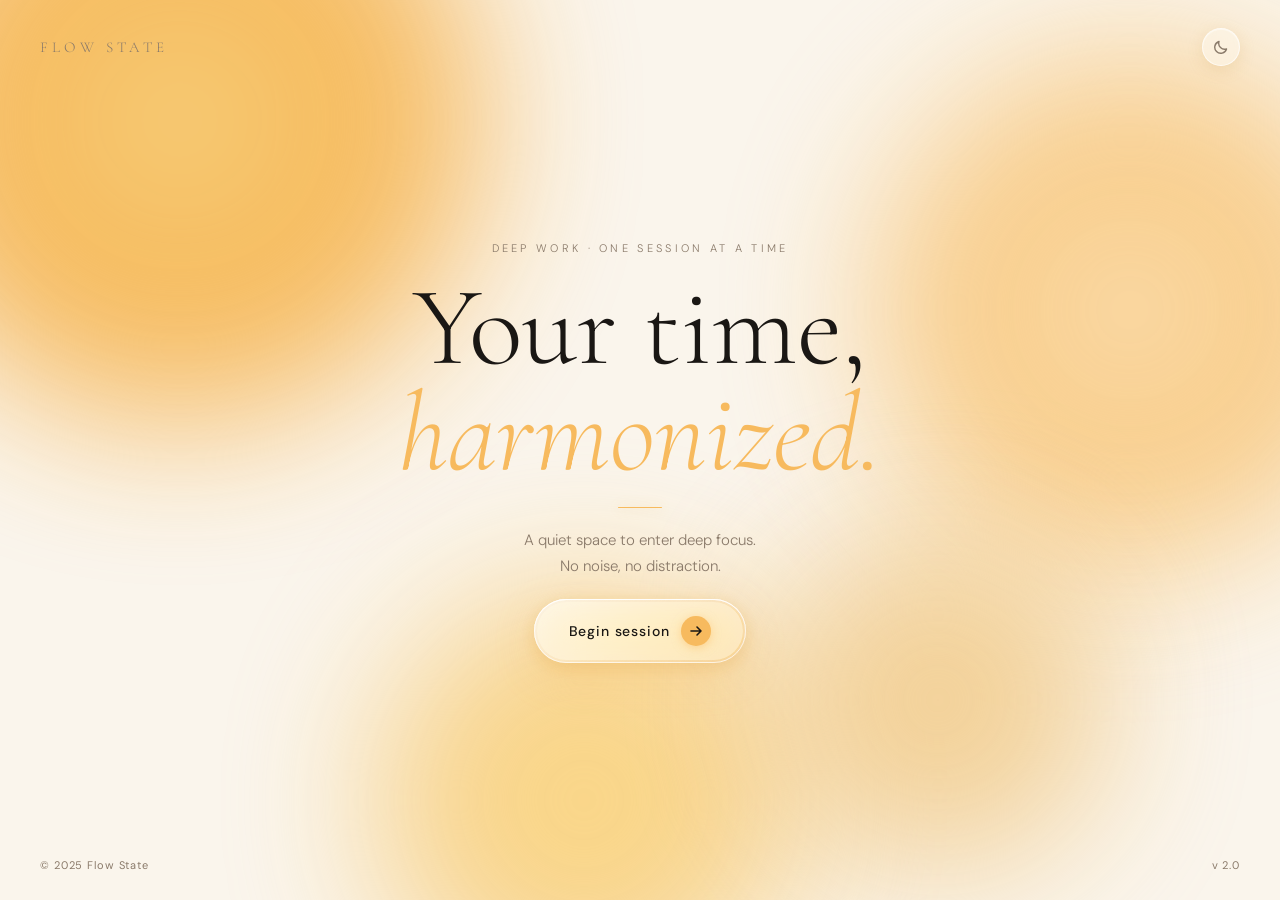
<file: index.html>
<!DOCTYPE html>
<html lang="en">
<head>
  <meta charset="UTF-8">
  <meta name="viewport" content="width=device-width, initial-scale=1">
  <title>Flow State</title>
  <link rel="preconnect" href="https://fonts.googleapis.com">
  <link rel="preconnect" href="https://fonts.gstatic.com" crossorigin>
  <link href="https://fonts.googleapis.com/css2?family=Cormorant+Garamond:ital,wght@0,300;0,600;1,300;1,600&family=DM+Sans:wght@300;400;500&display=swap" rel="stylesheet">
  <!-- Theme before paint — no flash -->
  <script>if(localStorage.getItem('theme')==='dark')document.documentElement.classList.add('dark')</script>
  <link rel="stylesheet" href="style.css">
</head>
<body>

  <!-- ── Gradient mesh background ── -->
  <div class="bg-mesh">
    <div class="blob b1"></div>
    <div class="blob b2"></div>
    <div class="blob b3"></div>
    <div class="blob b4"></div>
  </div>

  <!-- ── Nav ── -->
  <nav class="nav anim-1">
    <span class="wordmark">Flow State</span>
    <button class="glass-icon-btn" onclick="toggleTheme()" title="Toggle dark mode" aria-label="Toggle theme">
      <svg id="iconMoon" width="15" height="15" viewBox="0 0 15 15" fill="none">
        <path d="M12.5 9A6 6 0 0 1 5 1.5a6 6 0 1 0 7.5 7.5z" stroke="currentColor" stroke-width="1.4" stroke-linecap="round" stroke-linejoin="round"/>
      </svg>
      <svg id="iconSun" width="15" height="15" viewBox="0 0 15 15" fill="none" style="display:none">
        <circle cx="7.5" cy="7.5" r="2.8" stroke="currentColor" stroke-width="1.4"/>
        <path d="M7.5 1v1.5M7.5 12.5V14M1 7.5h1.5M12.5 7.5H14M3.05 3.05l1.06 1.06M10.89 10.89l1.06 1.06M3.05 11.95l1.06-1.06M10.89 4.11l1.06-1.06"
          stroke="currentColor" stroke-width="1.4" stroke-linecap="round"/>
      </svg>
    </button>
  </nav>

  <!-- ── Hero ── -->
  <main class="hero">

    <p class="eyebrow anim-2">Deep work · One session at a time</p>

    <h1 class="headline anim-3">
      Your time,<br>
      <em>harmonized.</em>
    </h1>

    <!-- Gold divider -->
    <div class="gold-line anim-4"></div>

    <p class="subtext anim-4">
      A quiet space to enter deep focus.<br>No noise, no distraction.
    </p>

    <!-- ── Liquid Glass CTA card ── -->
    <a href="pomodoro.html" class="glass-cta anim-5">
      <div class="glass-cta-inner">
        <span class="cta-label">Begin session</span>
        <div class="cta-arrow">
          <svg width="16" height="16" viewBox="0 0 16 16" fill="none">
            <path d="M3 8h10M9 4l4 4-4 4" stroke="currentColor" stroke-width="1.6" stroke-linecap="round" stroke-linejoin="round"/>
          </svg>
        </div>
      </div>
    </a>

  </main>

  <!-- ── Footer ── -->
  <footer class="footer anim-5">
    <span>© 2025 Flow State</span>
    <span>v 2.0</span>
  </footer>

  <script src="theme.js"></script>
</body>
</html>
</file>
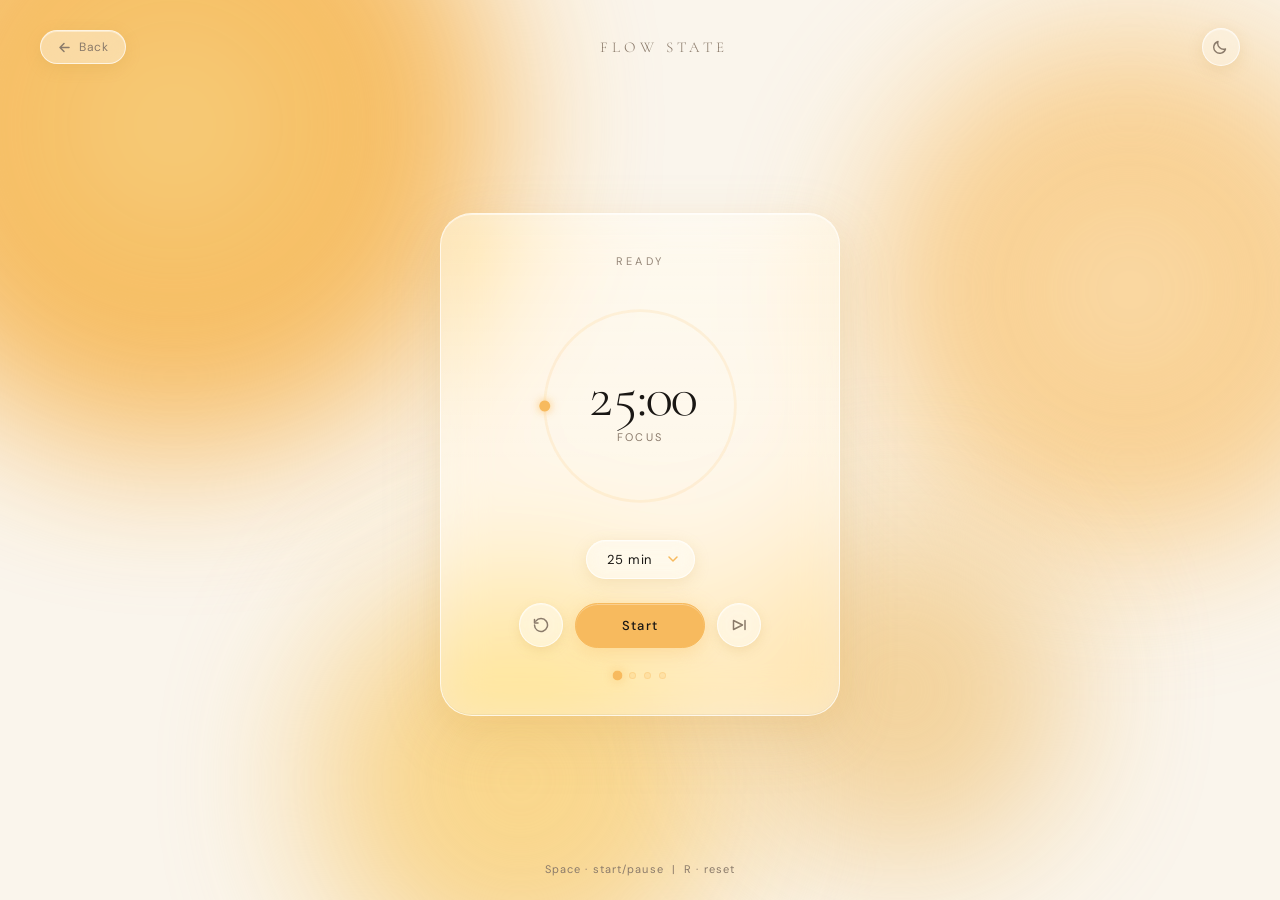
<file: pomodoro.html>
<!DOCTYPE html>
<html lang="en">
<head>
  <meta charset="UTF-8">
  <meta name="viewport" content="width=device-width, initial-scale=1">
  <title>Flow State – Focus</title>
  <link rel="preconnect" href="https://fonts.googleapis.com">
  <link rel="preconnect" href="https://fonts.gstatic.com" crossorigin>
  <link href="https://fonts.googleapis.com/css2?family=Cormorant+Garamond:ital,wght@0,300;0,600;1,300;1,600&family=DM+Sans:wght@300;400;500&display=swap" rel="stylesheet">
  <script>if(localStorage.getItem('theme')==='dark')document.documentElement.classList.add('dark')</script>
  <link rel="stylesheet" href="stylepomo.css">
</head>
<body>

  <!-- ── Background mesh ── -->
  <div class="bg-mesh">
    <div class="blob b1"></div>
    <div class="blob b2"></div>
    <div class="blob b3"></div>
    <div class="blob b4"></div>
  </div>

  <!-- ── Nav ── -->
  <nav class="nav anim-1">
    <a href="index.html" class="glass-back">
      <svg width="15" height="15" viewBox="0 0 15 15" fill="none">
        <path d="M12 7.5H3M7 3.5L3 7.5l4 4" stroke="currentColor" stroke-width="1.5" stroke-linecap="round" stroke-linejoin="round"/>
      </svg>
      <span>Back</span>
    </a>
    <span class="wordmark">Flow State</span>
    <button class="glass-icon-btn" onclick="toggleTheme()" title="Toggle dark mode" aria-label="Toggle theme">
      <svg id="iconMoon" width="15" height="15" viewBox="0 0 15 15" fill="none">
        <path d="M12.5 9A6 6 0 0 1 5 1.5a6 6 0 1 0 7.5 7.5z" stroke="currentColor" stroke-width="1.4" stroke-linecap="round" stroke-linejoin="round"/>
      </svg>
      <svg id="iconSun" width="15" height="15" viewBox="0 0 15 15" fill="none" style="display:none">
        <circle cx="7.5" cy="7.5" r="2.8" stroke="currentColor" stroke-width="1.4"/>
        <path d="M7.5 1v1.5M7.5 12.5V14M1 7.5h1.5M12.5 7.5H14M3.05 3.05l1.06 1.06M10.89 10.89l1.06 1.06M3.05 11.95l1.06-1.06M10.89 4.11l1.06-1.06"
          stroke="currentColor" stroke-width="1.4" stroke-linecap="round"/>
      </svg>
    </button>
  </nav>

  <!-- ── Main Glass Card ── -->
  <main class="main-wrap">
    <div class="glass-card anim-2">

      <!-- State label -->
      <p class="state-label" id="stateLabel">Ready</p>

      <!-- Ring timer -->
      <div class="ring-wrap" id="ringContainer">
        <svg class="ring-svg" viewBox="0 0 240 240" xmlns="http://www.w3.org/2000/svg">
          <circle cx="120" cy="120" r="104" class="ring-track"/>
          <circle cx="120" cy="120" r="104" class="ring-prog" id="ringProg"/>
          <circle cx="120" cy="16" r="6" class="ring-dot" id="dotIndicator"/>
        </svg>
        <div class="timer-face">
          <div class="timer-num" id="timerDisplay">25:00</div>
          <div class="timer-sub" id="modeTag">Focus</div>
        </div>
      </div>

      <!-- Duration select -->
      <select id="timeSelect" class="glass-select">
        <option value="25">25 min</option>
        <option value="30">30 min</option>
        <option value="35">35 min</option>
        <option value="40">40 min</option>
        <option value="45">45 min</option>
        <option value="50">50 min</option>
        <option value="55">55 min</option>
        <option value="60">60 min</option>
      </select>

      <!-- Controls -->
      <div class="controls">
        <button class="ctrl-ghost" onclick="resetTimer()" title="Reset (R)">
          <svg width="16" height="16" viewBox="0 0 16 16" fill="none">
            <path d="M1.5 8a6.5 6.5 0 1 0 1.3-3.9" stroke="currentColor" stroke-width="1.5" stroke-linecap="round"/>
            <path d="M1.5 2.5V6H5" stroke="currentColor" stroke-width="1.5" stroke-linecap="round" stroke-linejoin="round"/>
          </svg>
        </button>

        <button class="ctrl-primary" id="startPauseBtn" onclick="toggleTimer()">Start</button>

        <button class="ctrl-ghost" onclick="skipSession()" title="Skip session">
          <svg width="16" height="16" viewBox="0 0 16 16" fill="none">
            <path d="M2.5 3.5l9 4.5-9 4.5V3.5zM14 3.5v9" stroke="currentColor" stroke-width="1.5" stroke-linecap="round" stroke-linejoin="round"/>
          </svg>
        </button>
      </div>

      <!-- Session dots -->
      <div class="session-dots" id="sessionDots">
        <div class="dot active"></div>
        <div class="dot"></div>
        <div class="dot"></div>
        <div class="dot"></div>
      </div>

    </div><!-- /glass-card -->
  </main>

  <!-- Keyboard hint -->
  <footer class="footer anim-1">
    Space · start/pause &nbsp;|&nbsp; R · reset
  </footer>

  <!-- Toast -->
  <div class="toast" id="toast"><span id="toastMsg"></span></div>

  <script src="theme.js"></script>
  <script src="pomo.js"></script>
</body>
</html>
</file>
<file: style.css>
/* ── Reset ── */
*, *::before, *::after { box-sizing: border-box; margin: 0; padding: 0; }

/* ── Tokens ── */
:root {
  --gold:        #f7ba5e;
  --gold-glow:   rgba(247, 186, 94, 0.45);
  --gold-soft:   rgba(247, 186, 94, 0.18);

  /* Background gradient stops */
  --g1: #fdf0d5;
  --g2: #fae3b0;
  --g3: #f5c97a;
  --g4: #faf5ec;

  /* Glass */
  --glass-bg:      rgba(255, 252, 245, 0.45);
  --glass-border:  rgba(255, 255, 255, 0.65);
  --glass-shadow:  rgba(200, 150, 60, 0.18);

  /* Text */
  --text:   #1a1714;
  --muted:  #8a7a6a;

  --radius: 24px;
  --blur:   18px;
}

html.dark {
  --g1: #1a1410;
  --g2: #211a10;
  --g3: #2e2010;
  --g4: #160f08;

  --glass-bg:      rgba(30, 22, 12, 0.52);
  --glass-border:  rgba(247, 186, 94, 0.18);
  --glass-shadow:  rgba(0, 0, 0, 0.35);

  --text:   #f0ece6;
  --muted:  #7a6a5a;
}

html {
  transition: background-color 0.4s ease;
}

/* ── Body ── */
body {
  min-height: 100vh;
  display: flex;
  flex-direction: column;
  font-family: 'DM Sans', sans-serif;
  color: var(--text);
  overflow: hidden;
  position: relative;
  transition: color 0.4s ease;
}

/* ── Gradient mesh background ── */
.bg-mesh {
  position: fixed; inset: 0;
  background: var(--g4);
  z-index: 0;
  overflow: hidden;
  transition: background 0.5s ease;
}

.blob {
  position: absolute;
  border-radius: 50%;
  filter: blur(80px);
  opacity: 0.9;
  transition: opacity 0.4s;
}
.b1 {
  width: 600px; height: 600px;
  top: -180px; left: -120px;
  background: radial-gradient(circle, #f7d07a 0%, #f5a93a 60%, transparent 100%);
  animation: drift1 18s ease-in-out infinite alternate;
}
.b2 {
  width: 500px; height: 500px;
  top: 60px; right: -100px;
  background: radial-gradient(circle, #fceacb 0%, #f7ba5e 55%, transparent 100%);
  animation: drift2 22s ease-in-out infinite alternate;
}
.b3 {
  width: 400px; height: 400px;
  bottom: -100px; left: 30%;
  background: radial-gradient(circle, #ffe8a0 0%, #f5c060 60%, transparent 100%);
  animation: drift3 16s ease-in-out infinite alternate;
}
.b4 {
  width: 300px; height: 300px;
  bottom: 50px; right: 15%;
  background: radial-gradient(circle, #fdf3dc 0%, #e8a840 70%, transparent 100%);
  animation: drift4 20s ease-in-out infinite alternate;
}

html.dark .b1 { background: radial-gradient(circle, #3d2800 0%, #1a1000 60%, transparent 100%); }
html.dark .b2 { background: radial-gradient(circle, #2e1e00 0%, #150e00 55%, transparent 100%); }
html.dark .b3 { background: radial-gradient(circle, #261a00 0%, #120c00 60%, transparent 100%); }
html.dark .b4 { background: radial-gradient(circle, #1e1400 0%, #0e0900 70%, transparent 100%); }

@keyframes drift1 { to { transform: translate(60px, 80px) scale(1.08); } }
@keyframes drift2 { to { transform: translate(-70px, 50px) scale(1.1); } }
@keyframes drift3 { to { transform: translate(40px, -60px) scale(1.06); } }
@keyframes drift4 { to { transform: translate(-30px, 40px) scale(1.12); } }

/* ── Animations ── */
@keyframes fadeUp {
  from { opacity: 0; transform: translateY(22px); }
  to   { opacity: 1; transform: translateY(0); }
}
@keyframes lineGrow {
  from { width: 0; opacity: 0; }
  to   { width: 44px; opacity: 1; }
}

.anim-1 { animation: fadeUp 0.8s cubic-bezier(0.22,1,0.36,1) 0.00s both; }
.anim-2 { animation: fadeUp 0.8s cubic-bezier(0.22,1,0.36,1) 0.10s both; }
.anim-3 { animation: fadeUp 0.8s cubic-bezier(0.22,1,0.36,1) 0.20s both; }
.anim-4 { animation: fadeUp 0.8s cubic-bezier(0.22,1,0.36,1) 0.30s both; }
.anim-5 { animation: fadeUp 0.8s cubic-bezier(0.22,1,0.36,1) 0.42s both; }

/* ── Glass mixin ── */
.glass {
  background: var(--glass-bg);
  backdrop-filter: blur(var(--blur)) saturate(160%);
  -webkit-backdrop-filter: blur(var(--blur)) saturate(160%);
  border: 1px solid var(--glass-border);
  box-shadow:
    0 8px 32px var(--glass-shadow),
    inset 0 1px 0 rgba(255,255,255,0.5);
  transition: background 0.4s, border-color 0.4s;
}

/* ── Nav ── */
.nav {
  position: relative; z-index: 20;
  display: flex; justify-content: space-between; align-items: center;
  padding: 28px 40px 0;
}

.wordmark {
  font-family: 'Cormorant Garamond', serif;
  font-size: 15px;
  font-weight: 300;
  letter-spacing: 0.28em;
  text-transform: uppercase;
  color: var(--muted);
  transition: color 0.4s;
}

.glass-icon-btn {
  width: 38px; height: 38px;
  display: flex; align-items: center; justify-content: center;
  border-radius: 50%; cursor: pointer;
  color: var(--muted);
  background: var(--glass-bg);
  backdrop-filter: blur(var(--blur));
  -webkit-backdrop-filter: blur(var(--blur));
  border: 1px solid var(--glass-border);
  box-shadow: 0 4px 16px var(--glass-shadow), inset 0 1px 0 rgba(255,255,255,0.4);
  transition: transform 0.25s, box-shadow 0.25s, border-color 0.25s, color 0.3s, background 0.4s;
}
.glass-icon-btn:hover {
  transform: rotate(18deg) scale(1.08);
  box-shadow: 0 6px 22px var(--gold-glow);
  border-color: var(--gold);
  color: var(--text);
}

/* ── Hero ── */
.hero {
  position: relative; z-index: 10;
  flex: 1;
  display: flex; flex-direction: column;
  align-items: center; justify-content: center;
  text-align: center;
  padding: 0 24px;
  gap: 20px;
  margin-top: -20px;
}

.eyebrow {
  font-size: 11px;
  letter-spacing: 0.3em;
  text-transform: uppercase;
  font-weight: 300;
  color: var(--muted);
  transition: color 0.4s;
}

.headline {
  font-family: 'Cormorant Garamond', serif;
  font-size: clamp(58px, 10vw, 112px);
  font-weight: 300;
  line-height: 0.95;
  color: var(--text);
  transition: color 0.4s;
}
.headline em {
  font-style: italic;
  color: var(--gold);
}

.gold-line {
  height: 1px;
  background: var(--gold);
  border-radius: 100px;
  animation: lineGrow 1s cubic-bezier(0.22,1,0.36,1) 0.35s both;
  box-shadow: 0 0 12px var(--gold-glow);
}

.subtext {
  font-size: 15px;
  font-weight: 300;
  color: var(--muted);
  line-height: 1.7;
  max-width: 280px;
  transition: color 0.4s;
}

/* ── Liquid Glass CTA ── */
.glass-cta {
  display: inline-block;
  text-decoration: none;
  border-radius: 100px;
  padding: 3px;
  background: linear-gradient(135deg, rgba(255,255,255,0.6) 0%, rgba(247,186,94,0.3) 100%);
  box-shadow:
    0 12px 40px rgba(247,186,94,0.3),
    0 4px 16px rgba(200,140,40,0.2),
    inset 0 1px 0 rgba(255,255,255,0.8);
  transition: transform 0.3s ease, box-shadow 0.3s ease;
  position: relative;
}

.glass-cta::before {
  content: '';
  position: absolute; inset: 0;
  border-radius: 100px;
  border: 1px solid rgba(255,255,255,0.7);
  pointer-events: none;
}

.glass-cta:hover {
  transform: translateY(-3px) scale(1.02);
  box-shadow:
    0 20px 55px rgba(247,186,94,0.42),
    0 8px 24px rgba(200,140,40,0.28),
    inset 0 1px 0 rgba(255,255,255,0.9);
}

.glass-cta-inner {
  display: flex; align-items: center; gap: 12px;
  padding: 14px 32px;
  border-radius: 100px;
  background: var(--glass-bg);
  backdrop-filter: blur(20px) saturate(180%);
  -webkit-backdrop-filter: blur(20px) saturate(180%);
  transition: background 0.4s;
}

.cta-label {
  font-family: 'DM Sans', sans-serif;
  font-size: 14px;
  font-weight: 500;
  letter-spacing: 0.06em;
  color: var(--text);
  transition: color 0.4s;
}

.cta-arrow {
  width: 30px; height: 30px;
  display: flex; align-items: center; justify-content: center;
  border-radius: 50%;
  background: var(--gold);
  color: #1a1714;
  box-shadow: 0 2px 10px rgba(247,186,94,0.5);
  transition: transform 0.3s ease;
}
.glass-cta:hover .cta-arrow { transform: translateX(4px); }

html.dark .glass-cta {
  background: linear-gradient(135deg, rgba(60,40,10,0.7) 0%, rgba(247,186,94,0.2) 100%);
  box-shadow: 0 12px 40px rgba(0,0,0,0.4), 0 0 0 1px rgba(247,186,94,0.15);
}
html.dark .glass-cta::before { border-color: rgba(247,186,94,0.2); }

/* ── Footer ── */
.footer {
  position: relative; z-index: 10;
  display: flex; justify-content: space-between;
  padding: 0 40px 28px;
  font-size: 11px;
  color: var(--muted);
  opacity: 0.5;
  letter-spacing: 0.08em;
  transition: color 0.4s;
}
</file>
<file: stylepomo.css>
/* ── Reset ── */
*, *::before, *::after { box-sizing: border-box; margin: 0; padding: 0; }

/* ── Tokens ── */
:root {
  --gold:       #f7ba5e;
  --gold-glow:  rgba(247, 186, 94, 0.5);
  --gold-soft:  rgba(247, 186, 94, 0.18);

  --g1: #fdf0d5;
  --g2: #fae3b0;
  --g3: #f5c97a;
  --g4: #faf5ec;

  --glass-bg:     rgba(255, 252, 245, 0.42);
  --glass-border: rgba(255, 255, 255, 0.68);
  --glass-shadow: rgba(200, 150, 60, 0.18);

  --text:  #1a1714;
  --muted: #8a7a6a;

  --blur: 22px;
  --circ: 653.45;
}

html.dark {
  --g1: #1a1410;
  --g2: #211a10;
  --g3: #2e2010;
  --g4: #160f08;

  --glass-bg:     rgba(28, 20, 10, 0.55);
  --glass-border: rgba(247, 186, 94, 0.16);
  --glass-shadow: rgba(0, 0, 0, 0.4);

  --text:  #f0ece6;
  --muted: #7a6a5a;
}

html { transition: background-color 0.4s ease; }
body {
  min-height: 100vh;
  display: flex;
  flex-direction: column;
  font-family: 'DM Sans', sans-serif;
  color: var(--text);
  overflow: hidden;
  position: relative;
  transition: color 0.4s;
}

/* ── Background mesh ── */
.bg-mesh {
  position: fixed; inset: 0;
  background: var(--g4);
  z-index: 0;
  overflow: hidden;
  transition: background 0.5s;
}
.blob {
  position: absolute; border-radius: 50%;
  filter: blur(80px); opacity: 0.88;
  transition: opacity 0.4s;
}
.b1 {
  width: 650px; height: 650px;
  top: -200px; left: -150px;
  background: radial-gradient(circle, #f7d07a 0%, #f5a93a 60%, transparent 100%);
  animation: drift1 18s ease-in-out infinite alternate;
}
.b2 {
  width: 500px; height: 500px;
  top: 40px; right: -100px;
  background: radial-gradient(circle, #fceacb 0%, #f7ba5e 55%, transparent 100%);
  animation: drift2 23s ease-in-out infinite alternate;
}
.b3 {
  width: 400px; height: 400px;
  bottom: -80px; left: 25%;
  background: radial-gradient(circle, #ffe8a0 0%, #f5c060 60%, transparent 100%);
  animation: drift3 17s ease-in-out infinite alternate;
}
.b4 {
  width: 300px; height: 300px;
  bottom: 60px; right: 18%;
  background: radial-gradient(circle, #fdf3dc 0%, #e8a840 70%, transparent 100%);
  animation: drift4 21s ease-in-out infinite alternate;
}
html.dark .b1 { background: radial-gradient(circle, #3d2800 0%, #1a1000 60%, transparent 100%); }
html.dark .b2 { background: radial-gradient(circle, #2e1e00 0%, #150e00 55%, transparent 100%); }
html.dark .b3 { background: radial-gradient(circle, #261a00 0%, #120c00 60%, transparent 100%); }
html.dark .b4 { background: radial-gradient(circle, #1e1400 0%, #0e0900 70%, transparent 100%); }

@keyframes drift1 { to { transform: translate(60px,  80px) scale(1.08); } }
@keyframes drift2 { to { transform: translate(-70px, 50px) scale(1.1);  } }
@keyframes drift3 { to { transform: translate(40px, -60px) scale(1.06); } }
@keyframes drift4 { to { transform: translate(-30px, 40px) scale(1.12); } }

/* ── Animations ── */
@keyframes fadeUp {
  from { opacity: 0; transform: translateY(20px); }
  to   { opacity: 1; transform: translateY(0); }
}
@keyframes breathe {
  0%,100% { transform: scale(1);     opacity: 0.9; }
  50%      { transform: scale(1.013); opacity: 1; }
}
.anim-1 { animation: fadeUp 0.8s cubic-bezier(0.22,1,0.36,1) 0.0s  both; }
.anim-2 { animation: fadeUp 0.9s cubic-bezier(0.22,1,0.36,1) 0.15s both; }
.anim-3 { animation: fadeUp 0.9s cubic-bezier(0.22,1,0.36,1) 0.28s both; }

/* ── Nav ── */
.nav {
  position: relative; z-index: 20;
  display: flex; justify-content: space-between; align-items: center;
  padding: 28px 40px 0;
}
.wordmark {
  font-family: 'Cormorant Garamond', serif;
  font-size: 15px; font-weight: 300;
  letter-spacing: 0.28em; text-transform: uppercase;
  color: var(--muted); transition: color 0.4s;
}

.glass-back {
  display: inline-flex; align-items: center; gap: 7px;
  font-size: 12px; font-weight: 400; letter-spacing: 0.06em;
  text-decoration: none;
  color: var(--muted);
  background: var(--glass-bg);
  backdrop-filter: blur(var(--blur));
  -webkit-backdrop-filter: blur(var(--blur));
  border: 1px solid var(--glass-border);
  box-shadow: 0 4px 16px var(--glass-shadow), inset 0 1px 0 rgba(255,255,255,0.4);
  padding: 8px 16px;
  border-radius: 100px;
  transition: color 0.2s, background 0.4s, border-color 0.2s, gap 0.2s, transform 0.2s;
}
.glass-back:hover { color: var(--text); gap: 10px; transform: translateX(-2px); border-color: var(--gold); }

.glass-icon-btn {
  width: 38px; height: 38px;
  display: flex; align-items: center; justify-content: center;
  border-radius: 50%; cursor: pointer;
  color: var(--muted);
  background: var(--glass-bg);
  backdrop-filter: blur(var(--blur));
  -webkit-backdrop-filter: blur(var(--blur));
  border: 1px solid var(--glass-border);
  box-shadow: 0 4px 16px var(--glass-shadow), inset 0 1px 0 rgba(255,255,255,0.4);
  transition: transform 0.25s, box-shadow 0.25s, border-color 0.25s, color 0.3s, background 0.4s;
}
.glass-icon-btn:hover {
  transform: rotate(18deg) scale(1.08);
  border-color: var(--gold);
  color: var(--text);
  box-shadow: 0 6px 22px var(--gold-glow);
}

/* ── Main ── */
.main-wrap {
  position: relative; z-index: 10;
  flex: 1;
  display: flex; align-items: center; justify-content: center;
  padding: 24px;
}

/* ── Liquid Glass Card ── */
.glass-card {
  width: 100%; max-width: 400px;
  padding: 40px 36px 36px;
  border-radius: 32px;
  background: var(--glass-bg);
  backdrop-filter: blur(var(--blur)) saturate(170%);
  -webkit-backdrop-filter: blur(var(--blur)) saturate(170%);
  border: 1px solid var(--glass-border);
  box-shadow:
    0 20px 60px var(--glass-shadow),
    0 8px 24px rgba(247,186,94,0.10),
    inset 0 1px 0 rgba(255,255,255,0.55),
    inset 0 -1px 0 rgba(0,0,0,0.04);
  display: flex;
  flex-direction: column;
  align-items: center;
  gap: 24px;
  position: relative;
  overflow: hidden;
  transition: background 0.4s, border-color 0.4s;
}

/* Subtle inner shine */
.glass-card::before {
  content: '';
  position: absolute; top: 0; left: 0; right: 0;
  height: 50%;
  background: linear-gradient(180deg, rgba(255,255,255,0.12) 0%, transparent 100%);
  border-radius: 32px 32px 0 0;
  pointer-events: none;
}

html.dark .glass-card {
  box-shadow:
    0 20px 60px rgba(0,0,0,0.5),
    0 0 0 1px rgba(247,186,94,0.10),
    inset 0 1px 0 rgba(247,186,94,0.08);
}
html.dark .glass-card::before {
  background: linear-gradient(180deg, rgba(247,186,94,0.04) 0%, transparent 100%);
}

/* ── State label ── */
.state-label {
  font-size: 11px; font-weight: 400;
  letter-spacing: 0.28em; text-transform: uppercase;
  color: var(--muted);
  min-height: 18px;
  transition: opacity 0.2s ease, transform 0.2s ease, color 0.4s;
}

/* ── Ring ── */
.ring-wrap {
  position: relative;
  width: 220px; height: 220px;
  display: flex; align-items: center; justify-content: center;
}
.ring-wrap.breathing { animation: breathe 4s ease-in-out infinite; }

.ring-svg {
  position: absolute; inset: 0;
  width: 100%; height: 100%;
  transform: rotate(-90deg);
}

.ring-track {
  fill: none;
  stroke: rgba(247,186,94,0.15);
  stroke-width: 3;
}
html.dark .ring-track { stroke: rgba(247,186,94,0.1); }

.ring-prog {
  fill: none;
  stroke: var(--gold);
  stroke-width: 3;
  stroke-linecap: round;
  stroke-dasharray: 653.45;
  stroke-dashoffset: 0;
  transition: stroke-dashoffset 1s linear;
  filter: drop-shadow(0 0 8px rgba(247,186,94,0.65));
}

.ring-dot {
  fill: var(--gold);
  filter: drop-shadow(0 0 5px rgba(247,186,94,0.9));
}

.timer-face {
  position: relative; z-index: 2;
  display: flex; flex-direction: column; align-items: center;
}

.timer-num {
  font-family: 'Cormorant Garamond', serif;
  font-size: 58px;
  font-weight: 300;
  line-height: 1;
  letter-spacing: -3px;
  color: var(--text);
  font-variant-numeric: tabular-nums;
  transition: color 0.4s;
}

.timer-sub {
  font-size: 11px; font-weight: 400;
  letter-spacing: 0.2em; text-transform: uppercase;
  color: var(--muted);
  margin-top: 4px;
  transition: color 0.4s;
}

/* ── Glass Select ── */
.glass-select {
  appearance: none; -webkit-appearance: none;
  background-color: var(--glass-bg);
  backdrop-filter: blur(10px);
  -webkit-backdrop-filter: blur(10px);
  border: 1px solid var(--glass-border);
  border-radius: 100px;
  padding: 10px 40px 10px 20px;
  font-family: 'DM Sans', sans-serif;
  font-size: 13px; font-weight: 400;
  letter-spacing: 0.06em;
  color: var(--text); cursor: pointer; outline: none;
  background-image: url("data:image/svg+xml,%3Csvg width='10' height='6' viewBox='0 0 10 6' fill='none' xmlns='http://www.w3.org/2000/svg'%3E%3Cpath d='M1 1l4 4 4-4' stroke='%23f7ba5e' stroke-width='1.5' stroke-linecap='round' stroke-linejoin='round'/%3E%3C/svg%3E");
  background-repeat: no-repeat;
  background-position: right 16px center;
  box-shadow: 0 4px 16px var(--glass-shadow), inset 0 1px 0 rgba(255,255,255,0.3);
  transition: border-color 0.2s, box-shadow 0.2s, background-color 0.4s, color 0.4s;
}
.glass-select:focus { border-color: var(--gold); box-shadow: 0 0 0 3px rgba(247,186,94,0.18); }
.glass-select:disabled { opacity: 0.4; cursor: default; }

/* ── Controls ── */
.controls {
  display: flex; align-items: center; gap: 12px;
}

.ctrl-primary {
  padding: 13px 46px;
  border-radius: 100px;
  border: 1.5px solid var(--gold);
  background: var(--gold);
  font-family: 'DM Sans', sans-serif;
  font-size: 13px; font-weight: 500;
  letter-spacing: 0.1em;
  color: #1a1714; cursor: pointer;
  min-width: 130px;
  box-shadow: 0 4px 20px rgba(247,186,94,0.38), inset 0 1px 0 rgba(255,255,255,0.3);
  transition: transform 0.2s, box-shadow 0.2s, background 0.25s, border-color 0.25s, color 0.25s;
}
.ctrl-primary:hover { transform: translateY(-2px); box-shadow: 0 8px 30px rgba(247,186,94,0.52); }
.ctrl-primary.paused {
  background: var(--glass-bg);
  color: var(--muted);
  border-color: var(--glass-border);
  box-shadow: none;
}

.ctrl-ghost {
  width: 44px; height: 44px;
  display: flex; align-items: center; justify-content: center;
  border-radius: 50%;
  background: var(--glass-bg);
  backdrop-filter: blur(var(--blur));
  -webkit-backdrop-filter: blur(var(--blur));
  border: 1px solid var(--glass-border);
  color: var(--muted); cursor: pointer;
  box-shadow: 0 4px 12px var(--glass-shadow), inset 0 1px 0 rgba(255,255,255,0.35);
  transition: border-color 0.2s, color 0.2s, transform 0.2s, box-shadow 0.2s, background 0.4s;
}
.ctrl-ghost:hover {
  border-color: var(--gold);
  color: var(--text);
  transform: translateY(-2px);
  box-shadow: 0 6px 18px rgba(247,186,94,0.28);
}

/* ── Session dots ── */
.session-dots { display: flex; gap: 8px; align-items: center; }
.dot {
  width: 7px; height: 7px; border-radius: 50%;
  background: rgba(247,186,94,0.2);
  border: 1px solid rgba(247,186,94,0.3);
  transition: background 0.4s, transform 0.3s, box-shadow 0.3s;
}
.dot.active {
  background: var(--gold);
  transform: scale(1.4);
  box-shadow: 0 0 8px rgba(247,186,94,0.7);
}
.dot.done { background: rgba(247,186,94,0.35); border-color: rgba(247,186,94,0.2); }

/* ── Footer ── */
.footer {
  position: relative; z-index: 10;
  text-align: center;
  padding: 0 0 24px;
  font-size: 11px;
  color: var(--muted);
  opacity: 0.4;
  letter-spacing: 0.1em;
  transition: color 0.4s;
}

/* ── Toast ── */
.toast {
  position: fixed; bottom: 32px; left: 50%;
  transform: translateX(-50%) translateY(8px);
  background: var(--glass-bg);
  backdrop-filter: blur(20px);
  -webkit-backdrop-filter: blur(20px);
  border: 1px solid var(--gold);
  color: var(--text);
  font-family: 'DM Sans', sans-serif;
  font-size: 12px; font-weight: 400;
  letter-spacing: 0.1em;
  padding: 10px 26px; border-radius: 100px;
  z-index: 200; pointer-events: none;
  opacity: 0;
  box-shadow: 0 8px 32px rgba(247,186,94,0.25);
  transition: opacity 0.35s ease, transform 0.35s ease;
}
.toast.show { opacity: 1; transform: translateX(-50%) translateY(0); }
</file>
